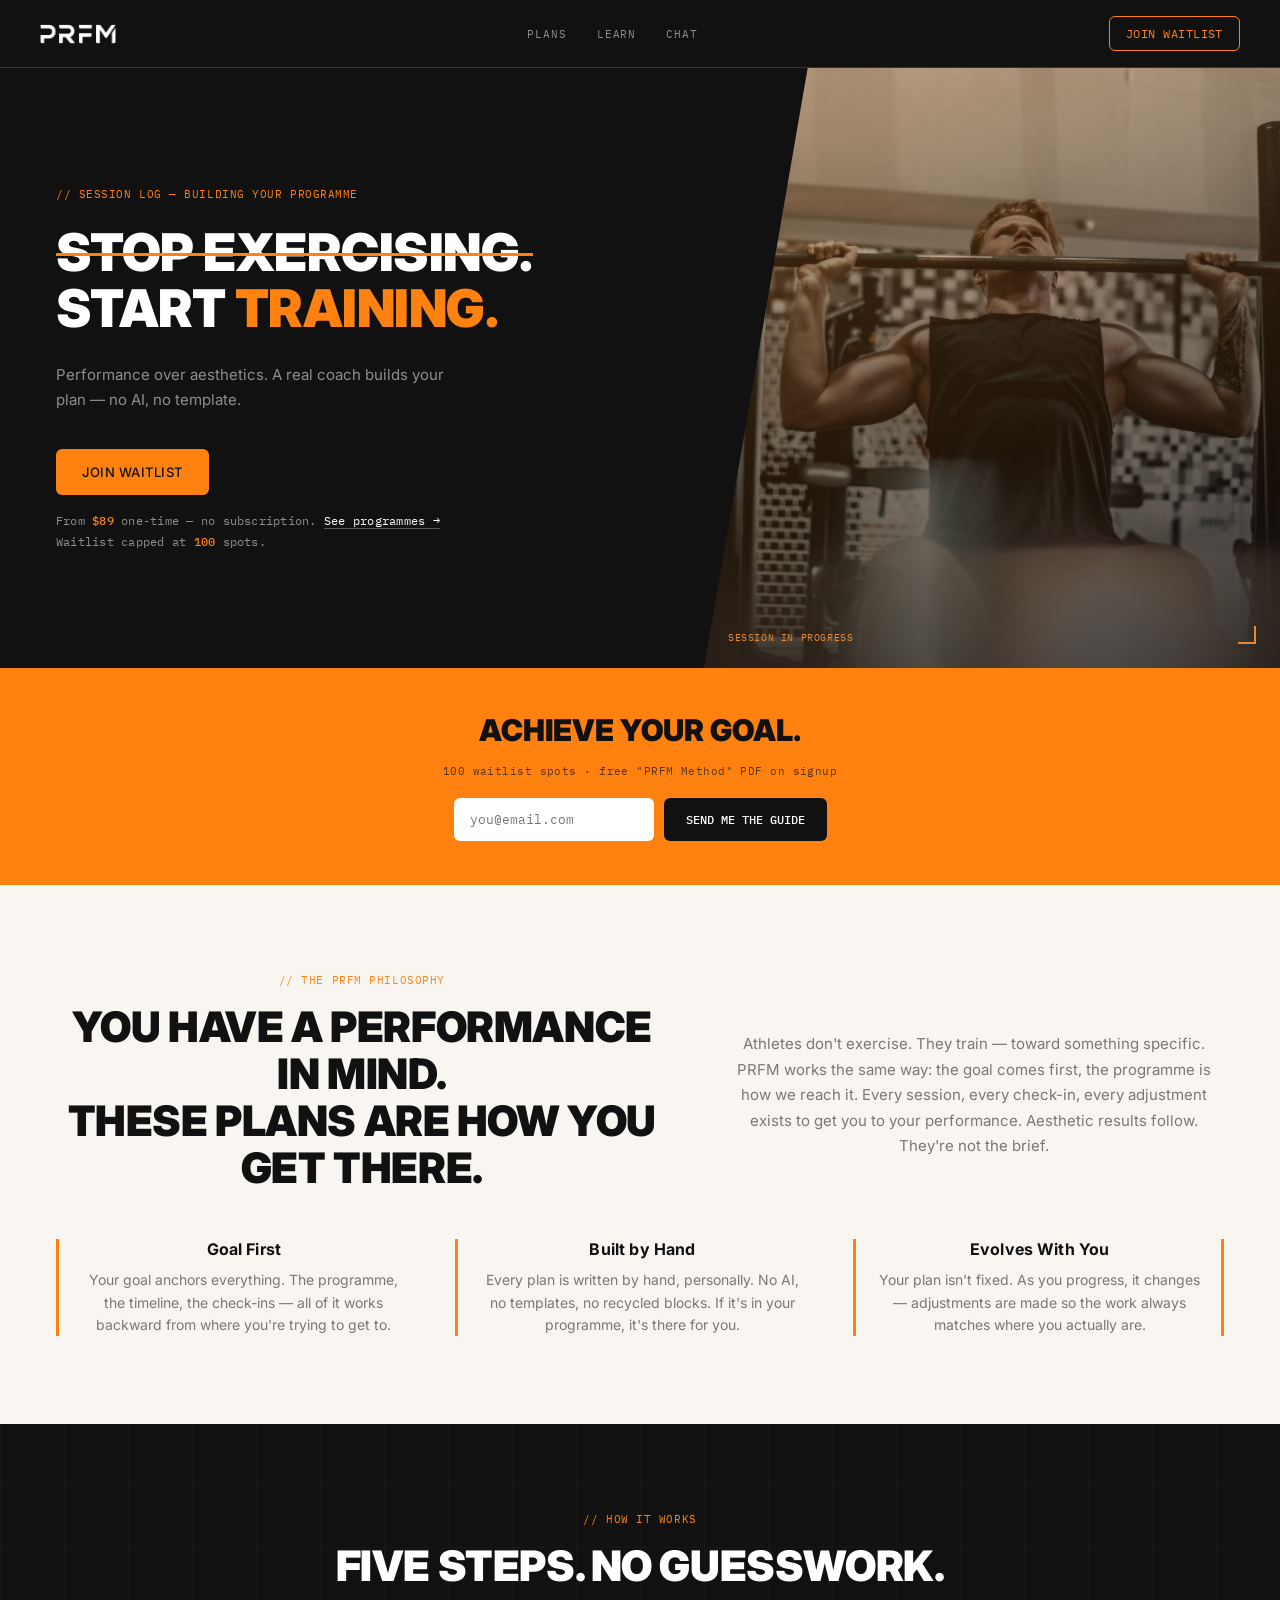
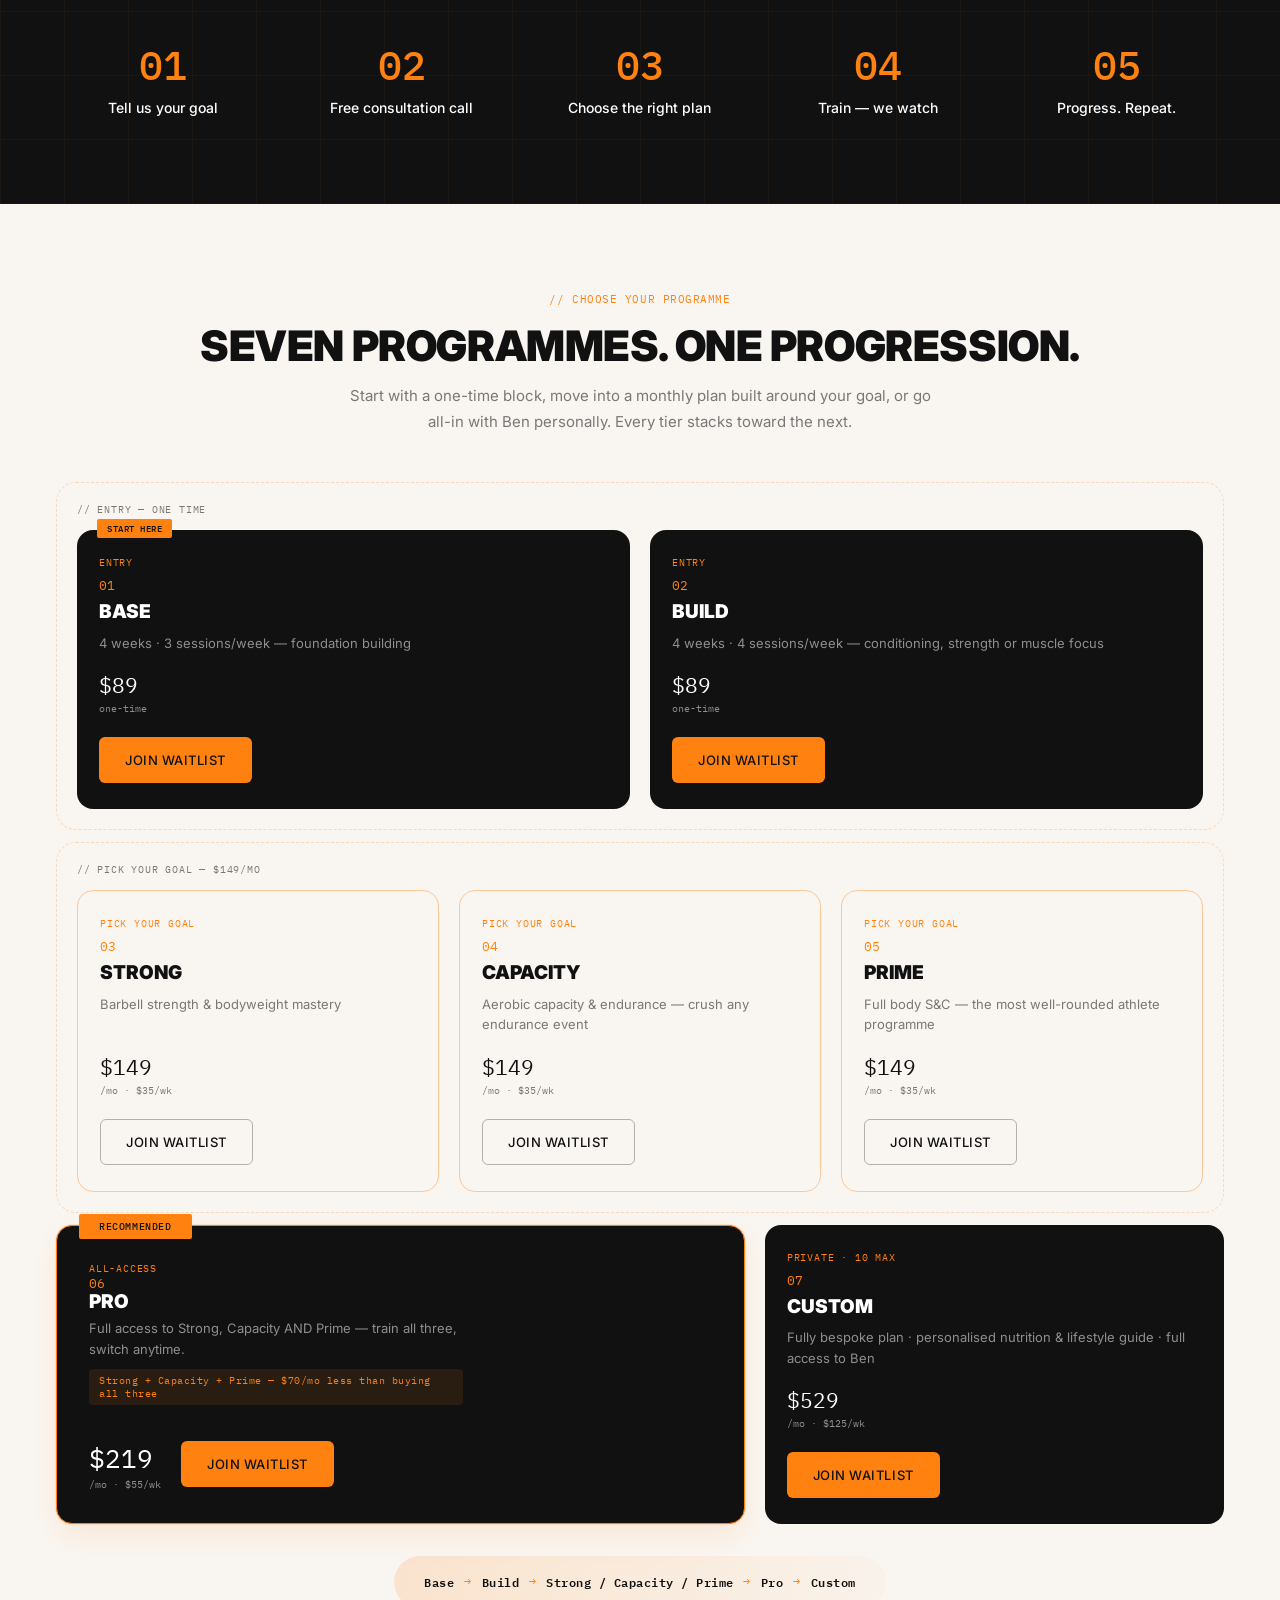
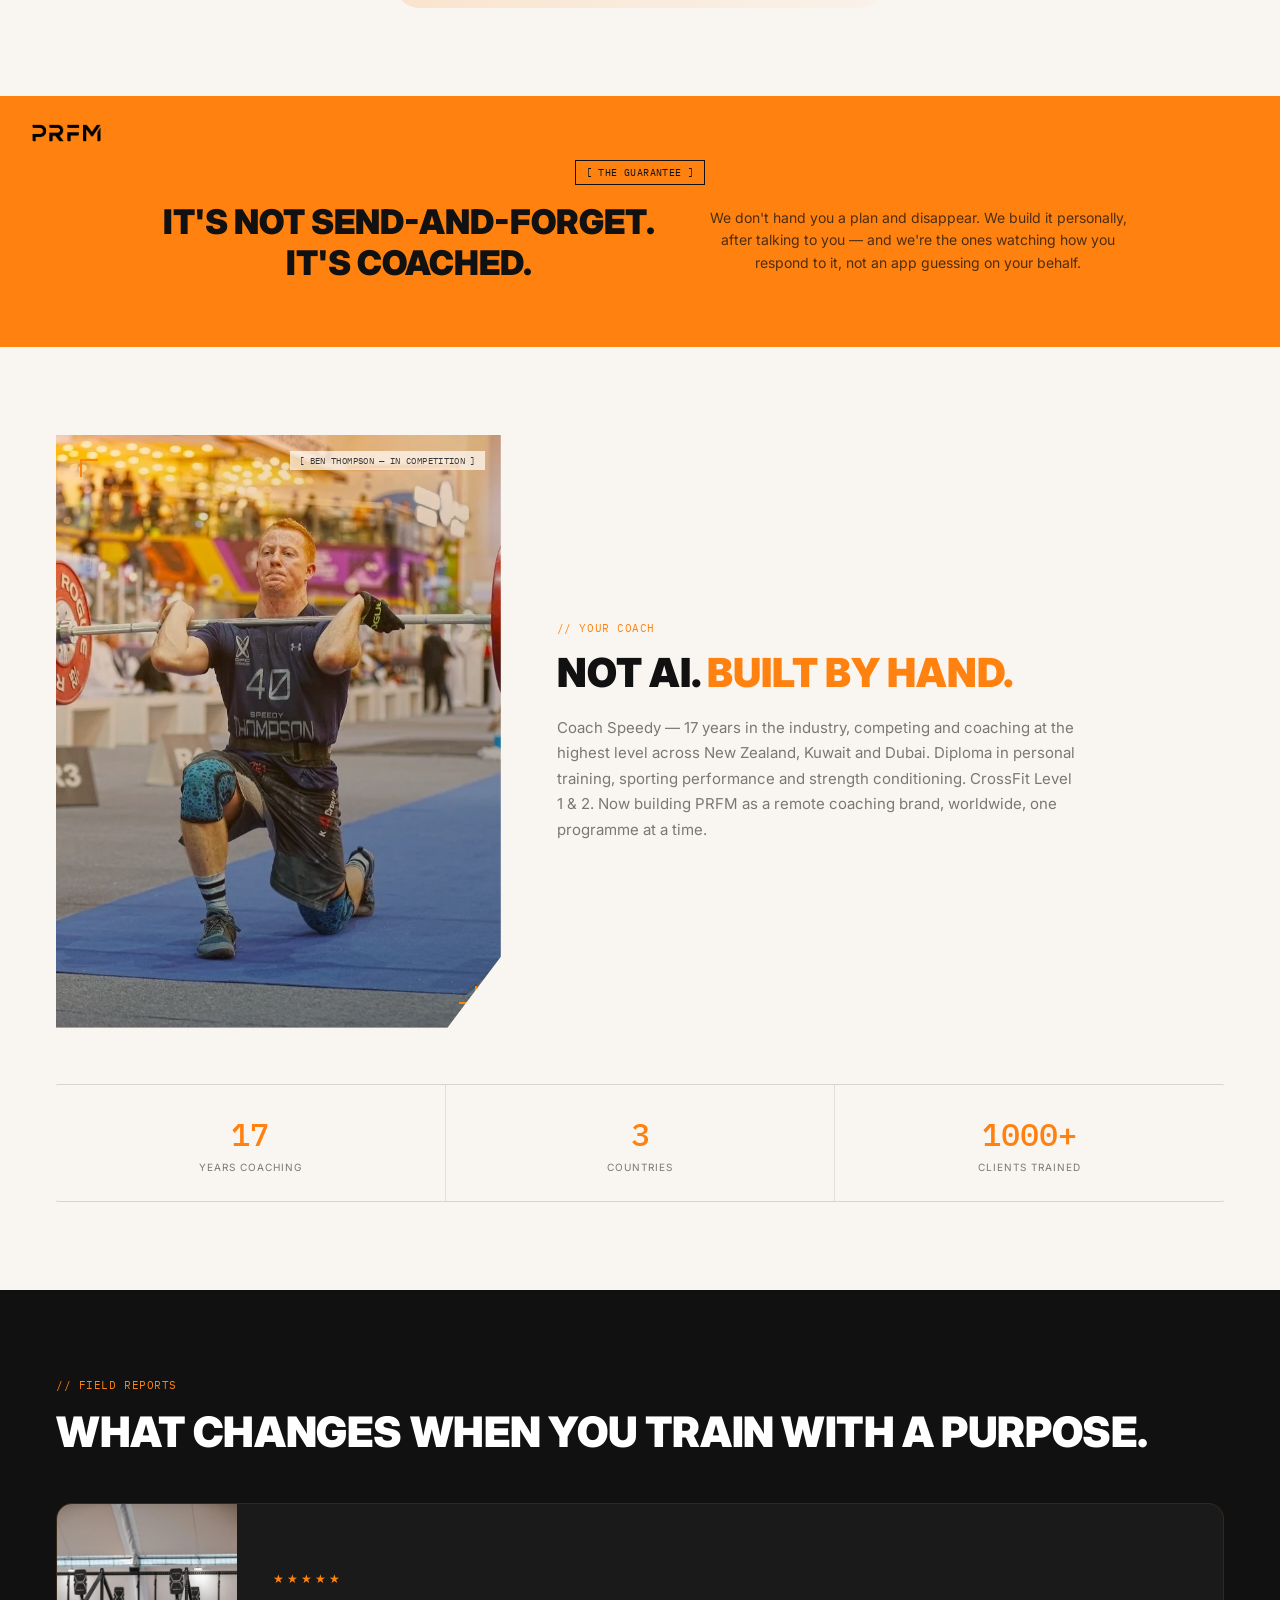
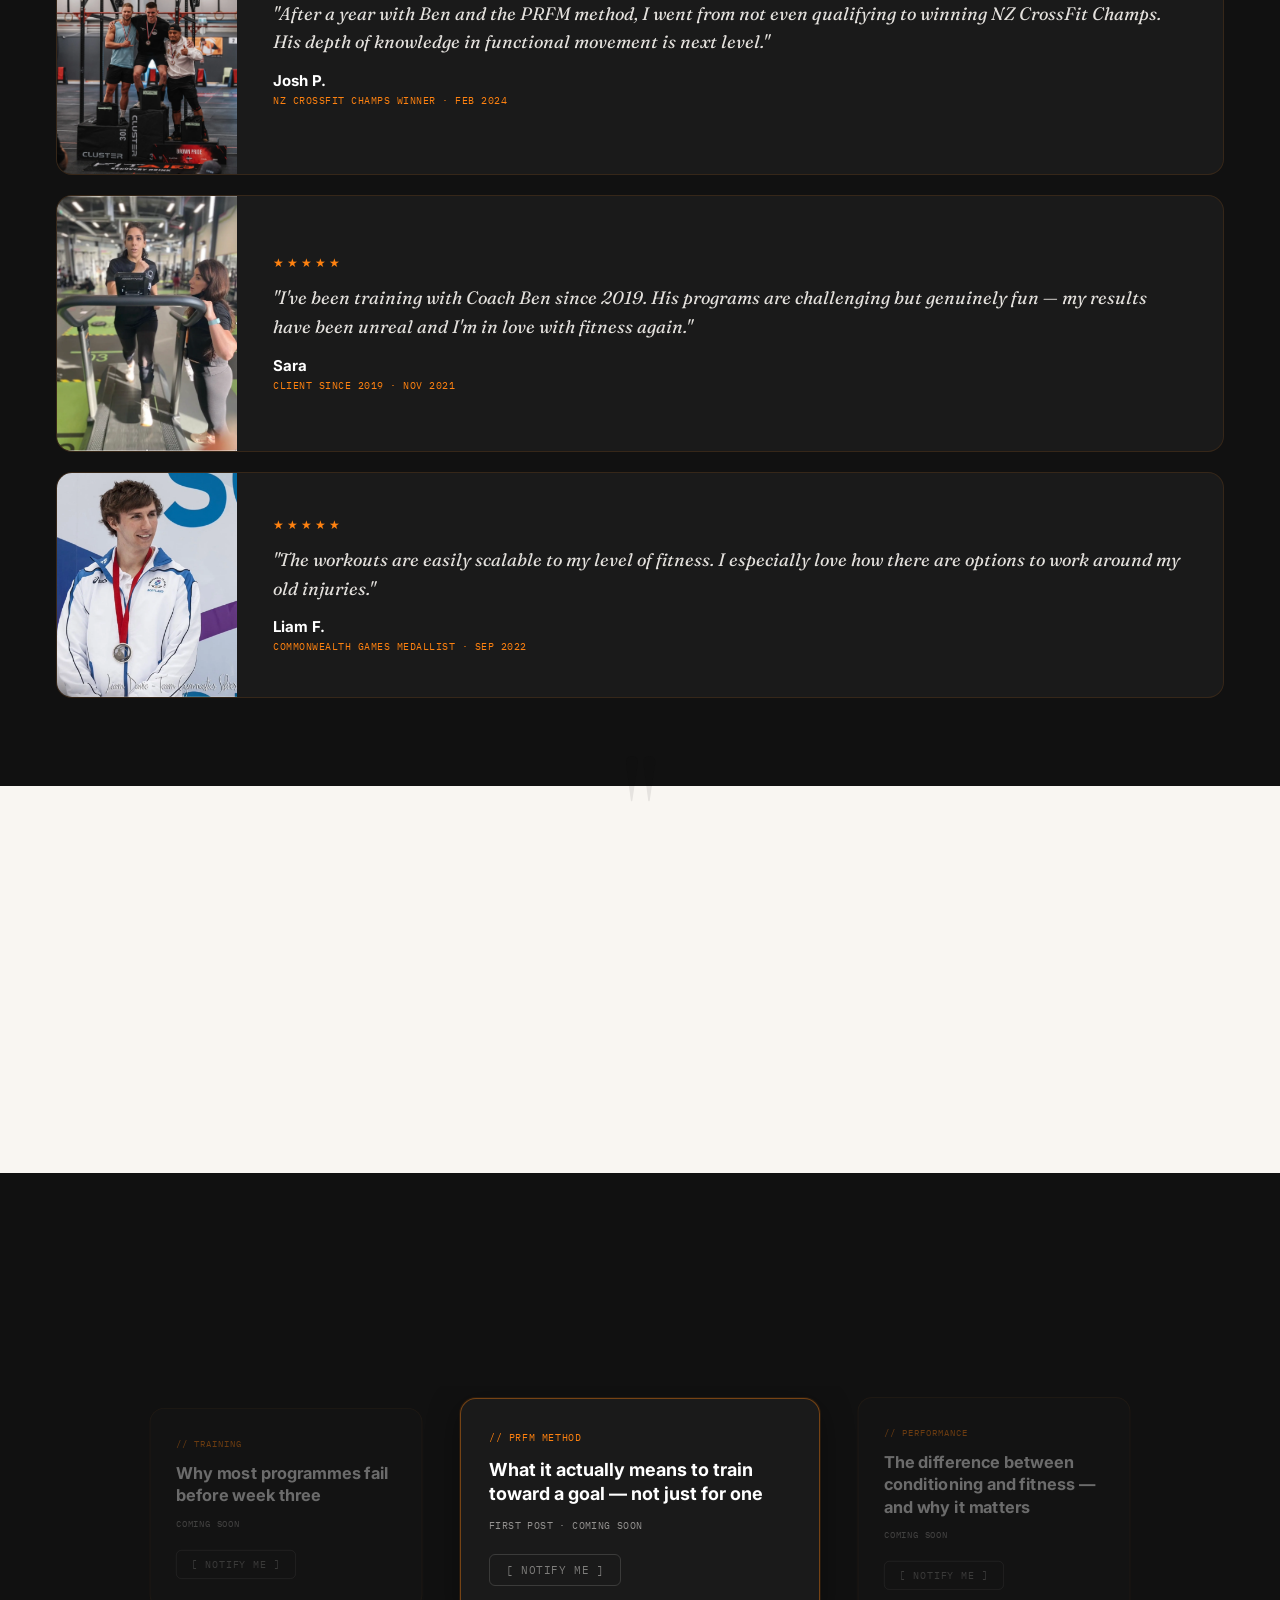
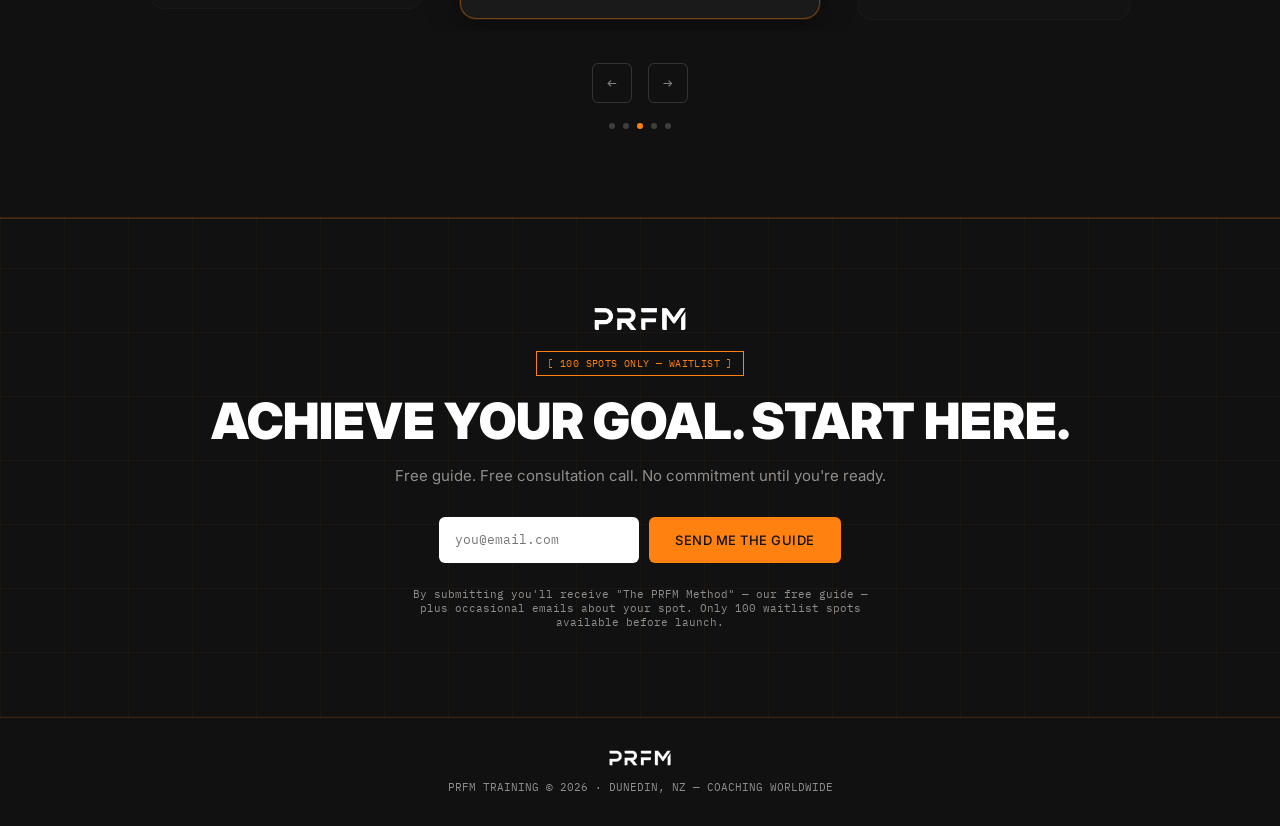
<file: index.html>
<!DOCTYPE html>
<html lang="en">
<head>
<meta charset="UTF-8">
<meta name="viewport" content="width=device-width, initial-scale=1.0">
<title>PRFM Training — Performance Console</title>
<link rel="icon" type="image/png" href="images/favicon-tile-black.png">
<link rel="apple-touch-icon" href="images/favicon-tile-black.png">
<link rel="preconnect" href="https://fonts.googleapis.com">
<link rel="preconnect" href="https://fonts.gstatic.com" crossorigin>
<link rel="stylesheet" href="style/main.css">
</head>
<body>
<!--
  ================================================================
  EDITING THIS SITE — READ THIS FIRST
  ================================================================
  This is a single self-contained HTML file. All styling lives in
  the <style> block in <head>. All content lives in the <body>,
  broken into 11 numbered sections, each marked with a comment
  like "04 PHILOSOPHY". To find something, search for its
  section number or name — content and its styling are grouped
  together and commented, so you shouldn't need to read the whole
  file to make one change.

  FILE STRUCTURE AT A GLANCE
  ----------------------------------------------------------------
  <head>
    <style>           all CSS. Organised into commented blocks,
                       each named after the section it styles
                       (e.g. /* ===== programme table ===== */),
                       in the same order as the sections below.
                       A mobile-only override block sits at the
                       very end of <style> (@media max-width:900px).
  <body>
    01 CONSOLE BAR     sticky nav, logo, "Join waitlist" nav button
    02 HERO            headline, sub-copy, hero CTA, hero photo
    03 ORANGE STRIP    email capture band under the hero
    04 PHILOSOPHY      "goal first" pillars section (cream bg)
    05 HOW IT WORKS    5-step process row
    06 PROGRAMME TABLE the 7 programmes, prices, and their CTAs
    07 GUARANTEE       orange "it's coached" band
    08 COACH BEN       bio, stats, athlete photo (NOT Ben — see
                       note in that section)
    09 TESTIMONIALS    real client quotes — see note in that section
    10 PULL QUOTE      Ben's own quote about his coaching approach
    11 FINAL CTA       closing email capture + footer
    <script>           scroll animations, count-up stats, and the
                       LAUNCH_MODE switch (see below)

  COLOUR / FONT / SPACING SYSTEM
  ----------------------------------------------------------------
  All brand colours are CSS variables defined once at the top of
  <style> inside :root{...}: --black, --cream, --white, --orange.
  Change a colour there and it updates everywhere — never hardcode
  a new hex value in a section, reuse these variables instead.
  Fonts (Inter / IBM Plex Mono / Fraunces) are loaded once via the
  @import at the very top of <style> and applied through classes
  like .mono — don't add new font-family declarations elsewhere.

  HOW TO MAKE COMMON EDITS
  ----------------------------------------------------------------
  • Change a price or programme description → section 06, find the
    programme by name (Base, Build, Strong, Capacity, Prime, Pro,
    Custom), edit the text inside <div class="card-detail"> or the
    <div class="card-price"> block. Layout updates automatically.
  • Add/remove a programme → copy one whole <div class="prog-card
    ...">...</div> block (or the .pro one, if adding another hero-style
    card) and edit its contents. Keep the dark / outline class to match
    its tier, and give it a grid-column span so row totals still add up
    to 5 — see the "06 PROGRAMME TABLE" CSS comment for the full rule.
    Update the numbered <div class="card-num">0X</div> labels afterward
    so they stay sequential.
  • Change a testimonial → section 09, each <div class="quote">
    block is one testimonial (photo placeholder / stars / quote /
    name / journey line).
  • Change the waitlist cap number → search "spots-count" — every
    instance is wrapped in <span class="spots-count">100</span> so
    you can update the number in each place it appears.
  • Change any button's pre-launch label → edit the visible text
    inside that <button> or <a> tag. Its class="waitlist-cta" and
    data-launch-text="..." attribute can stay as-is (see below).

  LAUNCH DAY — SWAPPING ALL "JOIN WAITLIST" BUTTONS
  ----------------------------------------------------------------
  Every purchase/signup button on the page (nav, hero, orange strip,
  all 7 programme rows, final CTA — 15 buttons total) already carries
  class="waitlist-cta" and a pre-written data-launch-text="..."
  attribute with its launch-day label ("START NOW" / "APPLY NOW").
  To flip ALL of them at once: open the <script> tag near the
  bottom of this file and change the line
      const LAUNCH_MODE = false;
  to
      const LAUNCH_MODE = true;
  Save the file. That's the entire launch-day step for CTA text —
  no other edits required for the buttons themselves.
  Two things this switch does NOT do, so handle separately on
  launch day:
    - The "100 SPOTS ONLY" scarcity language (search "spots-count"
      and "SPOTS ONLY") should be removed or updated once the
      waitlist mechanic is no longer live.
    - Testimonials in section 09 are real but predate the current
      7-programme structure (see the note in that section) — swap
      in new reviews under the current programme names as they
      come in.
  ================================================================
-->

<!-- 01 CONSOLE BAR -->
<!-- Sticky nav bar. .wordmark holds the logo (swaps between logo-white.png /
     logo-black.png depending on background — see CSS). The nav-links anchor
     to sections by id (#programmes, #philosophy, #contact). The rightmost
     element is the primary always-visible CTA — currently routes to #contact. -->

<div class="console-bar">
  <div class="wordmark"><img src="images/logo-white.png" alt="PRFM"></div>
  <nav class="nav-links mono">
    <a href="#programmes">Plans</a>
    <a href="#philosophy">Learn</a>
    <a href="#contact">Chat</a>
  </nav>
  <a href="#contact" class="engage waitlist-cta" data-launch-text="[ APPLY NOW ]" style="text-decoration:none; display:inline-block;">Join Waitlist</a>
</div>

<!-- 02 HERO
     Headline uses 3 separate CSS animation effects (strike-through on
     "Stop exercising", pulse-glow on "training") — these are visual
     details, not something you need to touch when editing copy. Just
     edit the text inside the <span> tags; the animations still apply. -->
<section class="hero grid-bg">
  <div class="hero-copy">
    <div class="tag">// SESSION LOG — BUILDING YOUR PROGRAMME</div>
    <h1 class="headline">
      <span class="headline-line one"><span class="strike">Stop exercising.</span></span>
      <span class="headline-line two">Start <span class="pulse-word">training.</span></span>
    </h1>
    <p class="hero-sub">Performance over aesthetics. A real coach builds your plan — no AI, no template.</p>
    <div class="cta-row">
      <button class="bracket-btn waitlist-cta" data-launch-text="[ ENGAGE: START NOW ]">Join Waitlist</button>
      <p class="hero-price">From <span class="price-orange">$89</span> one-time — no subscription. <a href="#programmes">See programmes →</a></p>
      <p class="hero-price" style="margin-top:6px;">Waitlist capped at <span class="price-orange spots-count">100</span> spots.</p>
    </div>
  </div>
  <div class="hero-visual">
    <div class="reticle tl"></div>
    <div class="reticle br"></div>
    <div class="visual-tag">SESSION IN PROGRESS</div>
  </div>
</section>

<!-- 03 ORANGE WAITLIST STRIP — email capture. This form doesn't currently
     submit anywhere (no backend wired up) — connect it to an email
     service (Mailchimp, ConvertKit, etc.) before this goes live. -->
<section class="strip">
  <h2>Achieve your goal.</h2>
  <p class="strip-sub">100 waitlist spots · free "PRFM Method" PDF on signup</p>
  <div class="strip-form">
    <input class="input" type="email" placeholder="you@email.com">
    <button class="btn-black waitlist-cta" data-launch-text="[ APPLY NOW ]">Send me the guide</button>
  </div>
</section>

<!-- 04 PHILOSOPHY -->
<section class="on-cream pad" id="philosophy">
  <div class="philosophy-header reveal-group">
    <div class="reveal" style="--i:0">
      <div class="eyebrow">// THE PRFM PHILOSOPHY</div>
      <h2 class="h2" style="margin-top:16px;">You have a performance in mind.<br>These plans are how you get there.</h2>
    </div>
    <p class="body-text philosophy-body reveal" style="--i:1">Athletes don't exercise. They train — toward something specific. PRFM works the same way: the goal comes first, the programme is how we reach it. Every session, every check-in, every adjustment exists to get you to your performance. Aesthetic results follow. They're not the brief.</p>
  </div>
  <div class="pillars reveal-group">
    <div class="pillar reveal" style="--i:0">
      <div class="pillar-title">Goal First</div>
      <p>Your goal anchors everything. The programme, the timeline, the check-ins — all of it works backward from where you're trying to get to.</p>
    </div>
    <div class="pillar reveal" style="--i:1">
      <div class="pillar-title">Built by Hand</div>
      <p>Every plan is written by hand, personally. No AI, no templates, no recycled blocks. If it's in your programme, it's there for you.</p>
    </div>
    <div class="pillar reveal" style="--i:2">
      <div class="pillar-title">Evolves With You</div>
      <p>Your plan isn't fixed. As you progress, it changes — adjustments are made so the work always matches where you actually are.</p>
    </div>
  </div>
</section>

<!-- 05 HOW IT WORKS -->
<section class="pad grid-bg" style="text-align:center;">
  <div class="eyebrow reveal">// HOW IT WORKS</div>
  <h2 class="h2 reveal" style="margin-top:16px;">Five steps. No guesswork.</h2>
  <div class="steps reveal-group">
    <div class="step reveal" style="--i:0"><div class="num">01</div><div class="lbl">Tell us your goal</div></div>
    <div class="step reveal" style="--i:1"><div class="num">02</div><div class="lbl">Free consultation call</div></div>
    <div class="step reveal" style="--i:2"><div class="num">03</div><div class="lbl">Choose the right plan</div></div>
    <div class="step reveal" style="--i:3"><div class="num">04</div><div class="lbl">Train — we watch</div></div>
    <div class="step reveal" style="--i:4"><div class="num">05</div><div class="lbl">Progress. Repeat.</div></div>
  </div>
</section>

<!-- 06 PROGRAMME TABLE — see the detailed CSS comment for this section
     (search "06 PROGRAMME TABLE" in <style>) for the full explanation of
     the card-grid layout (row 1: five equal tiers · row 2: Pro + Custom)
     before editing. -->
<section class="on-cream pad" id="programmes">
  <div class="eyebrow reveal" style="text-align:center;">// CHOOSE YOUR PROGRAMME</div>
  <h2 class="h2 reveal" style="margin-top:16px; text-align:center;">Seven programmes. One progression.</h2>
  <p class="body-text reveal" style="max-width:600px; margin:14px auto 0; text-align:center; color:var(--gray-on-cream);">Start with a one-time block, move into a monthly plan built around your goal, or go all-in with Ben personally. Every tier stacks toward the next.</p>

  <div class="prog-tiers reveal-group">

    <!-- TIER 1: Entry — dashed border enclosure, 2-column grid -->
    <div class="prog-tier-group reveal" style="--i:0">
      <span class="prog-tier-label">// ENTRY — ONE TIME</span>
      <div class="tier-entry-grid">
        <div class="prog-card dark">
          <div class="card-ribbon">START HERE</div>
          <div class="card-kicker">ENTRY</div>
          <div class="card-num">01</div>
          <div class="card-name">Base</div>
          <div class="card-detail">4 weeks · 3 sessions/week — foundation building</div>
          <div class="card-price">$89<span class="price-week">one-time</span></div>
          <button class="bracket-btn waitlist-cta" data-launch-text="[ START NOW ]">Join Waitlist</button>
        </div>
        <div class="prog-card dark">
          <div class="card-kicker">ENTRY</div>
          <div class="card-num">02</div>
          <div class="card-name">Build</div>
          <div class="card-detail">4 weeks · 4 sessions/week — conditioning, strength or muscle focus</div>
          <div class="card-price">$89<span class="price-week">one-time</span></div>
          <button class="bracket-btn waitlist-cta" data-launch-text="[ START NOW ]">Join Waitlist</button>
        </div>
      </div>
    </div>

    <!-- TIER 2: Pick your goal — dashed border enclosure, 3-column grid -->
    <div class="prog-tier-group reveal" style="--i:1">
      <span class="prog-tier-label">// PICK YOUR GOAL — $149/MO</span>
      <div class="tier-goals-grid">
        <div class="prog-card outline">
          <div class="card-kicker">PICK YOUR GOAL</div>
          <div class="card-num">03</div>
          <div class="card-name">Strong</div>
          <div class="card-detail">Barbell strength &amp; bodyweight mastery</div>
          <div class="card-price">$149<span class="price-week">/mo · $35/wk</span></div>
          <button class="ghost-btn waitlist-cta" data-launch-text="[ APPLY NOW ]">Join Waitlist</button>
        </div>
        <div class="prog-card outline">
          <div class="card-kicker">PICK YOUR GOAL</div>
          <div class="card-num">04</div>
          <div class="card-name">Capacity</div>
          <div class="card-detail">Aerobic capacity &amp; endurance — crush any endurance event</div>
          <div class="card-price">$149<span class="price-week">/mo · $35/wk</span></div>
          <button class="ghost-btn waitlist-cta" data-launch-text="[ APPLY NOW ]">Join Waitlist</button>
        </div>
        <div class="prog-card outline">
          <div class="card-kicker">PICK YOUR GOAL</div>
          <div class="card-num">05</div>
          <div class="card-name">Prime</div>
          <div class="card-detail">Full body S&amp;C — the most well-rounded athlete programme</div>
          <div class="card-price">$149<span class="price-week">/mo · $35/wk</span></div>
          <button class="ghost-btn waitlist-cta" data-launch-text="[ APPLY NOW ]">Join Waitlist</button>
        </div>
      </div>
    </div>

    <!-- TIER 3: All-access + Private — no dashed wrapper; Pro's solid border is the signal -->
    <div class="prog-tier-group tier-access reveal" style="--i:2">
      <div class="tier-access-grid">
        <div class="prog-card pro">
          <div class="card-ribbon wide">RECOMMENDED</div>
          <div class="pro-copy">
            <div class="card-kicker">ALL-ACCESS</div>
            <div class="card-num">06</div>
            <div class="card-name">Pro</div>
            <div class="card-detail">Full access to Strong, Capacity AND Prime — train all three, switch anytime.</div>
            <div class="pro-value">Strong + Capacity + Prime — $70/mo less than buying all three</div>
          </div>
          <div class="pro-order">
            <div class="card-price">$219<span class="price-week">/mo · $55/wk</span></div>
            <button class="bracket-btn waitlist-cta" data-launch-text="[ APPLY NOW ]">Join Waitlist</button>
          </div>
        </div>
        <div class="prog-card dark">
          <div class="card-kicker">PRIVATE · 10 MAX</div>
          <div class="card-num">07</div>
          <div class="card-name">Custom</div>
          <div class="card-detail">Fully bespoke plan · personalised nutrition &amp; lifestyle guide · full access to Ben</div>
          <div class="card-price">$529<span class="price-week">/mo · $125/wk</span></div>
          <button class="bracket-btn waitlist-cta" data-launch-text="[ APPLY NOW ]">Join Waitlist</button>
        </div>
      </div>
    </div>

  </div>

  <div class="progress-path reveal">
    <span class="node">Base</span>
    <span class="arrow">→</span>
    <span class="node">Build</span>
    <span class="arrow">→</span>
    <span class="node">Strong / Capacity / Prime</span>
    <span class="arrow">→</span>
    <span class="node">Pro</span>
    <span class="arrow">→</span>
    <span class="node">Custom</span>
  </div>
</section>

<!-- 07 GUARANTEE — logo is a corner badge (out of the reading flow); "[ THE GUARANTEE ]"
     spans centered above both columns as a section-wide label (not tucked inside the left
     column); headline and subtext sit side by side, top-aligned with the subtext nudged
     down slightly so it reads as a subtitle under the headline rather than level with it.
     This is a modifier (.guarantee) layered on top of the shared .strip class, so section
     03's orange waitlist strip is untouched. -->
<section class="strip guarantee">
  <img src="images/logo-black.png" alt="PRFM" class="guarantee-mark">
  <span class="tag-pill" style="color:var(--black); border-color:var(--black);">[ THE GUARANTEE ]</span>
  <div class="guarantee-header">
    <h2 style="font-weight:900; font-size:clamp(22px,3vw,34px); text-transform:uppercase;">It's not send-and-forget. It's coached.</h2>
    <p class="guarantee-sub">We don't hand you a plan and disappear. We build it personally, after talking to you — and we're the ones watching how you respond to it, not an app guessing on your behalf.</p>
  </div>
</section>

<!-- 08 COACH BEN — now uses a real photo of Ben competing (Ben_-_Lunge_event_DCF__7_.png).
     The three stat numbers below start at "0" in the HTML on purpose — a script at the bottom
     of the file counts them up to the number in data-target="N" when they scroll into view.
     To change a stat's final value, edit data-target, not the "0" between the tags. Add a
     data-suffix="..." attribute (e.g. "+") if the final number should show a suffix once
     counting finishes, as the "Clients trained" stat does. -->
<section class="on-cream pad">
  <div class="ben-grid">
    <div class="ben-photo reveal">
      <div class="reticle tl"></div>
      <div class="reticle br"></div>
      <div class="photo-label on-light">[ BEN THOMPSON — IN COMPETITION ]</div>
    </div>
    <div class="reveal">
      <div class="eyebrow">// YOUR COACH</div>
      <h2 class="ben-headline">Not AI. <span style="color:var(--orange);">Built by hand.</span></h2>
      <p class="ben-bio">Coach Speedy — 17 years in the industry, competing and coaching at the highest level across New Zealand, Kuwait and Dubai. Diploma in personal training, sporting performance and strength conditioning. CrossFit Level 1 & 2. Now building PRFM as a remote coaching brand, worldwide, one programme at a time.</p>
    </div>
  </div>
  <div class="stat-row on-cream reveal" style="margin-top:56px; border-radius:2px;">
    <div class="stat"><div class="num" data-target="17">0</div><div class="lbl">Years coaching</div></div>
    <div class="stat"><div class="num" data-target="3">0</div><div class="lbl">Countries</div></div>
    <div class="stat"><div class="num" data-target="1000" data-suffix="+">0</div><div class="lbl">Clients trained</div></div>
  </div>
</section>

<!-- 09 TESTIMONIALS / FIELD REPORTS -->
<section class="pad">
  <div class="eyebrow reveal">// FIELD REPORTS</div>
  <h2 class="h2 reveal" style="margin-top:16px;">What changes when you train with a purpose.</h2>
  <div class="quotes reveal-group">

    <div class="quote reveal" style="--i:0">
      <div class="quote-card">
        <div class="quote-photo"><img src="images/testimonial-josh.png" alt="Josh P."></div>
        <div class="quote-content">
          <div class="stars">★★★★★</div>
          <blockquote>"After a year with Ben and the PRFM method, I went from not even qualifying to winning NZ CrossFit Champs. His depth of knowledge in functional movement is next level."</blockquote>
          <div class="quote-meta">
            <div class="name">Josh P.</div>
            <div class="journey">NZ CROSSFIT CHAMPS WINNER · FEB 2024</div>
          </div>
        </div>
      </div>
    </div>

    <div class="quote reveal" style="--i:1">
      <div class="quote-card">
        <div class="quote-photo"><img src="images/testimonial-sara.png" alt="Sara"></div>
        <div class="quote-content">
          <div class="stars">★★★★★</div>
          <blockquote>"I've been training with Coach Ben since 2019. His programs are challenging but genuinely fun — my results have been unreal and I'm in love with fitness again."</blockquote>
          <div class="quote-meta">
            <div class="name">Sara</div>
            <div class="journey">CLIENT SINCE 2019 · NOV 2021</div>
          </div>
        </div>
      </div>
    </div>

    <div class="quote reveal" style="--i:2">
      <div class="quote-card">
        <div class="quote-photo"><img src="images/testimonial-liam.png" alt="Liam F."></div>
        <div class="quote-content">
          <div class="stars">★★★★★</div>
          <blockquote>"The workouts are easily scalable to my level of fitness. I especially love how there are options to work around my old injuries."</blockquote>
          <div class="quote-meta">
            <div class="name">Liam F.</div>
            <div class="journey">COMMONWEALTH GAMES MEDALLIST · SEP 2022</div>
          </div>
        </div>
      </div>
    </div>

  </div>
</section>

<!-- 10 PULL QUOTE -->
<section class="on-cream pad pullquote">
  <div class="qmark">"</div>
  <blockquote class="reveal">This isn't a cookie-cutter plan. It's tailored, strategic, and backed by experience. Your coach will guide you every step of the way, help you break through plateaus, and hold you accountable when motivation dips.</blockquote>
  <div class="attr reveal">BEN THOMPSON — FOUNDER, PRFM</div>
</section>

<!-- BLOG SECTION — soft carousel. Center card is active/featured, adjacent cards are visible but faded.
     Arrow buttons and dot indicators let visitors step through. Drag/swipe also works on touch.
     To add a real post: add a new .blog-card div to #blog-track. The JS handles the rest.
     To remove "coming soon": delete the .blog-soon span and update .blog-meta to a real date. -->
<section class="blog-section">
  <div class="eyebrow reveal" style="text-align:center;">// THE PRFM METHOD — BLOG</div>
  <h2 class="h2 reveal" style="margin-top:16px; text-align:center;">Training intelligence. Coming soon.</h2>
  <div class="blog-track-wrap reveal" id="blog-wrap">
    <div class="blog-track" id="blog-track">
      <div class="blog-card">
        <div class="blog-tag">// MINDSET</div>
        <div class="blog-title">Why athletes think differently about rest days</div>
        <div class="blog-meta">COMING SOON</div>
        <span class="blog-soon">[ NOTIFY ME ]</span>
      </div>
      <div class="blog-card">
        <div class="blog-tag">// TRAINING</div>
        <div class="blog-title">Why most programmes fail before week three</div>
        <div class="blog-meta">COMING SOON</div>
        <span class="blog-soon">[ NOTIFY ME ]</span>
      </div>
      <div class="blog-card">
        <div class="blog-tag">// PRFM METHOD</div>
        <div class="blog-title">What it actually means to train toward a goal — not just for one</div>
        <div class="blog-meta">FIRST POST · COMING SOON</div>
        <span class="blog-soon">[ NOTIFY ME ]</span>
      </div>
      <div class="blog-card">
        <div class="blog-tag">// PERFORMANCE</div>
        <div class="blog-title">The difference between conditioning and fitness — and why it matters</div>
        <div class="blog-meta">COMING SOON</div>
        <span class="blog-soon">[ NOTIFY ME ]</span>
      </div>
      <div class="blog-card">
        <div class="blog-tag">// COACHING</div>
        <div class="blog-title">What a good coach actually does between sessions</div>
        <div class="blog-meta">COMING SOON</div>
        <span class="blog-soon">[ NOTIFY ME ]</span>
      </div>
    </div>
  </div>
  <div class="blog-nav">
    <button id="blog-prev" aria-label="Previous post">&#8592;</button>
    <button id="blog-next" aria-label="Next post">&#8594;</button>
  </div>
  <div class="blog-dots" id="blog-dots"></div>
</section>

<!-- 11 FINAL CTA — same as the section 03 form, this email input doesn't
     submit anywhere yet (no backend connected). Wire both up to the same
     email service before launch. -->
<section class="pad grid-bg" id="contact" style="text-align:center; display:flex; flex-direction:column; align-items:center;">
  <img src="images/logo-white.png" alt="PRFM" class="final-mark reveal" style="margin:0 auto 20px;">
  <!-- MANUAL UPDATE: edit the number in .spots-count as waitlist fills. Currently a static placeholder. -->
  <span class="tag-pill reveal" style="color:var(--orange); border-color:var(--orange);">[ <span class="spots-count">100</span> SPOTS ONLY — WAITLIST ]</span>
  <h2 class="final-headline reveal">Achieve your goal. Start here.</h2>
  <p class="final-sub reveal" style="margin-left:auto; margin-right:auto;">Free guide. Free consultation call. No commitment until you're ready.</p>
  <div class="final-form reveal">
    <input class="input" type="email" placeholder="you@email.com">
    <button class="bracket-btn waitlist-cta" data-launch-text="[ APPLY NOW ]">Send me the guide</button>
  </div>
  <p class="fine-print" style="margin-left:auto; margin-right:auto;">By submitting you'll receive "The PRFM Method" — our free guide — plus occasional emails about your spot. Only <span class="spots-count">100</span> waitlist spots available before launch.</p>
</section>

<footer>
  <div class="wordmark"><img src="images/logo-white.png" alt="PRFM"></div>
  PRFM TRAINING © 2026 · DUNEDIN, NZ — COACHING WORLDWIDE
</footer>

<script src="style/main.js"></script>
</body>
</html>
</file>
<file: style/main.css>
@import url('https://fonts.googleapis.com/css2?family=Inter:wght@400;500;600;900&family=IBM+Plex+Mono:wght@400;500&family=Fraunces:ital,wght@1,400;1,500&display=swap');
  :root{
    --black:#111111;
    --cream:#F9F6F2;
    --white:#FFFFFF;
    --orange:#FF8210;
    --gray-on-black: rgba(249,246,242,0.55);
    --gray-on-cream: rgba(17,17,17,0.55);
  }
  *{box-sizing:border-box; margin:0; padding:0;}
  body{font-family:'Inter',sans-serif; background:var(--black); color:var(--white); overflow-x:hidden;}
  .mono{font-family:'IBM Plex Mono',monospace;}
  a{color:inherit;}

  /* =====================================================================
     SHARED / GLOBAL — utility classes used across multiple sections.
     .pad = standard section padding. .eyebrow = small orange label text
     (e.g. "// THE PRFM PHILOSOPHY"). .reveal / .reveal-group = scroll-in
     fade animation, applied via JS at the bottom of the file — don't
     remove the "reveal" class or elements won't appear on scroll.
     .bracket-btn / .ghost-btn = the two button styles used everywhere
     (solid orange vs outlined). Edit here to restyle ALL buttons at once.
     ===================================================================== */
  .pad{padding:88px 56px;}
  .eyebrow{font-family:'IBM Plex Mono',monospace; font-size:11px; letter-spacing:0.05em; color:var(--orange);}
  .reveal{opacity:0; transform:translateY(16px); transition:opacity .6s cubic-bezier(.2,.8,.2,1), transform .6s cubic-bezier(.2,.8,.2,1);}
  .reveal.in-view{opacity:1; transform:translateY(0);}
  .reveal-group > *{transition-delay:calc(var(--i, 0) * 0.08s);}
  .h2{font-weight:900; font-size:clamp(26px,3.4vw,42px); line-height:1.12; letter-spacing:-0.01em; text-transform:uppercase;}
  .body-text{font-size:15px; line-height:1.7;}
  .grid-bg{
    background-image:
      repeating-linear-gradient(0deg, rgba(255,130,16,0.045) 0px, rgba(255,130,16,0.045) 1px, transparent 1px, transparent 64px),
      repeating-linear-gradient(90deg, rgba(255,130,16,0.045) 0px, rgba(255,130,16,0.045) 1px, transparent 1px, transparent 64px);
  }
  .bracket-btn{background:var(--orange); color:var(--black); border:none; font-family:'Inter',sans-serif; font-weight:500; font-size:13px; letter-spacing:0.04em; padding:15px 26px; cursor:pointer; transition:filter .15s; border-radius:6px;}
  .bracket-btn:hover{filter:brightness(1.08);}
  .bracket-btn:active{transform:scale(0.96);}
  /* LAUNCH-DAY SWAP: every purchase/signup CTA carries class="waitlist-cta" and data-launch-text.
     To flip every one of these buttons to its launch-day text in one move, see LAUNCH_MODE
     near the top of the <script> tag at the bottom of this file — change false to true.
     Same class is used here to capitalise every one of these CTAs in one place — pre-launch
     and launch-day text both render uppercase without touching the markup in 15 places. */
  .waitlist-cta{text-transform:uppercase;}
  .ghost-btn{background:transparent; color:var(--black); border:1px solid rgba(17,17,17,0.3); font-family:'Inter',sans-serif; font-weight:500; font-size:13px; letter-spacing:0.04em; padding:14px 25px; cursor:pointer; border-radius:6px;}
  .ghost-btn:hover{background:rgba(17,17,17,0.05);}
  .input{padding:13px 16px; border:none; font-family:'IBM Plex Mono',monospace; font-size:13px; min-width:200px; outline:none; border-radius:6px;}
  .tag-pill{display:inline-block; font-family:'IBM Plex Mono',monospace; font-size:10px; letter-spacing:0.04em; padding:5px 10px; border:1px solid currentColor;}

  /* =====================================================================
     01 CONSOLE BAR — styles the sticky top nav (matches HTML section 01).
     .wordmark sizes the logo image. .engage is the always-visible CTA
     button on the right side of the nav.
     ===================================================================== */
  html{scroll-behavior:smooth;}
  .console-bar{position:sticky; top:0; z-index:50; display:flex; align-items:center; justify-content:space-between; padding:16px 40px; background:var(--black); border-bottom:1px solid rgba(255,130,16,0.25);}
  .wordmark{font-weight:900; font-size:17px; letter-spacing:-0.02em;}
  .wordmark img{height:20px; display:block;}
  footer .wordmark img{height:16px; margin:0 auto 14px;}
  .nav-links{display:flex; align-items:center; gap:30px; font-size:11px; letter-spacing:0.08em; text-transform:uppercase; color:var(--gray-on-black);}
  .nav-links a{text-decoration:none; color:inherit; transition:color .15s;}
  .nav-links a:hover{color:var(--orange);}
  .engage{background:transparent; border:1px solid var(--orange); color:var(--orange); font-family:'IBM Plex Mono',monospace; font-size:12px; letter-spacing:0.04em; padding:9px 16px; cursor:pointer; transition:background 0.15s,color 0.15s; border-radius:6px;}
  .engage:hover{background:var(--orange); color:var(--black);}
  .engage:active{transform:scale(0.96);}

  /* =====================================================================
     02 HERO — matches HTML section 02. .hero is the 2-column grid (copy
     left, photo right — stacks to 1 column on mobile, see @media block).
     .hero-visual's background-image holds the hero photo (hero-athlete.jpg)
     with an orange gradient overlay baked into the same CSS property —
     to swap the photo, only change the url('...') part, keep the
     linear-gradient(...) in front of it or the orange treatment is lost.
     Several elements here animate in on page load (not on scroll) via
     @keyframes fadein/strikeline/pulseglow — these fire once, automatically,
     no JS needed.
     ===================================================================== */
  .hero{position:relative; min-height:600px; display:grid; grid-template-columns:1.1fr 0.9fr; overflow:hidden; background:var(--black);}
  .hero-copy{padding:80px 56px; display:flex; flex-direction:column; justify-content:center; z-index:2;}
  .tag{font-family:'IBM Plex Mono',monospace; font-size:11px; color:var(--orange); letter-spacing:0.05em; margin-bottom:24px; opacity:0; animation:fadein 0.5s ease-out 0.1s forwards;}
  @keyframes fadein{ to{opacity:1;} }
  .headline{font-weight:900; font-size:clamp(32px,4.6vw,52px); line-height:1.08; letter-spacing:-0.01em; text-transform:uppercase;}
  .strike{position:relative; display:inline-block;}
  .strike::after{content:''; position:absolute; left:0; top:50%; width:0; height:3px; background:var(--orange); animation:strikeline 0.5s ease-out 0.5s forwards;}
  @keyframes strikeline{ to{width:100%;} }
  .pulse-word{color:var(--orange); display:inline-block; animation:pulseglow 1.1s ease-out 1.05s 1;}
  @keyframes pulseglow{ 0%{text-shadow:0 0 0 rgba(255,130,16,0);} 40%{text-shadow:0 0 18px rgba(255,130,16,0.7);} 100%{text-shadow:0 0 0 rgba(255,130,16,0);} }
  .headline-line{display:block; opacity:0; animation:fadein 0.5s ease-out 0.25s forwards;}
  .headline-line.two{animation-delay:0.55s;}
  .hero-sub{color:var(--gray-on-black); font-size:15px; line-height:1.65; max-width:420px; margin-top:26px; opacity:0; animation:fadein 0.5s ease-out 1.3s forwards;}
  .cta-row{margin-top:36px; opacity:0; animation:fadein 0.5s ease-out 1.5s forwards;}
  .hero .bracket-btn{padding:15px 26px; animation:ring 3s ease-in-out 2s infinite;}
  @keyframes ring{ 0%,100%{box-shadow:0 0 0 0 rgba(255,130,16,0);} 50%{box-shadow:0 0 0 8px rgba(255,130,16,0.18);} }
  .hero-price{margin-top:18px; font-family:'IBM Plex Mono',monospace; font-size:12px; color:var(--gray-on-black); letter-spacing:0.02em;}
  .hero-price .price-orange{color:var(--orange); font-weight:500;}
  .hero-price a{color:var(--white); text-decoration:underline; text-underline-offset:3px; text-decoration-color:rgba(255,255,255,0.3); transition:text-decoration-color .15s, color .15s;}
  .hero-price a:hover{color:var(--orange); text-decoration-color:var(--orange);}
  .hero-visual{position:relative;
    background-image:linear-gradient(160deg, rgba(255,130,16,0.34), rgba(17,17,17,0.8)), url('../images/hero-athlete.jpg');
    background-size:cover; background-position:center 30%;
    filter:grayscale(0.35) contrast(1.1);
    clip-path:polygon(18% 0, 100% 0, 100% 100%, 0 100%);
  }
  .photo-label{position:absolute; top:16px; right:16px; font-family:'IBM Plex Mono',monospace; font-size:9px; letter-spacing:0.04em; color:rgba(249,246,242,0.85); background:rgba(17,17,17,0.55); padding:4px 9px;}
  .photo-label.on-light{color:rgba(17,17,17,0.8); background:rgba(249,246,242,0.7);}
  .reticle{position:absolute; width:18px; height:18px; border-color:var(--orange); border-style:solid; border-width:0;}
  .reticle.tl{top:24px; left:24px; border-top-width:2px; border-left-width:2px;}
  .reticle.br{bottom:24px; right:24px; border-bottom-width:2px; border-right-width:2px;}
  .visual-tag{position:absolute; left:24px; bottom:24px; font-family:'IBM Plex Mono',monospace; font-size:10px; color:var(--orange); letter-spacing:0.06em;}

  /* =====================================================================
     STAT ROW — reused component, appears in HTML section 08 (Coach Ben)
     for the "17 years / 3 countries / 1000+ clients" count-up numbers. .on-cream
     variant is for use on cream backgrounds. The actual counting-up
     animation is JS, driven by the data-target="N" attribute on each
     number — see the "count-up stats" script at the bottom of the file.
     ===================================================================== */
  .stat-row{display:flex; border-top:1px solid rgba(255,130,16,0.25); border-bottom:1px solid rgba(255,130,16,0.25);}
  .stat-row.on-cream{border-color:rgba(17,17,17,0.15);}
  .stat{flex:1; padding:28px 40px; text-align:center; border-right:1px solid rgba(255,130,16,0.15);}
  .stat-row.on-cream .stat{border-right-color:rgba(17,17,17,0.1);}
  .stat:last-child{border-right:none;}
  .stat .num{font-family:'IBM Plex Mono',monospace; font-size:32px; font-weight:500; color:var(--orange);}
  .stat .lbl{font-size:10px; letter-spacing:0.1em; text-transform:uppercase; color:var(--gray-on-black); margin-top:6px;}
  .stat-row.on-cream .lbl{color:var(--gray-on-cream);}

  /* =====================================================================
     03 ORANGE WAITLIST STRIP — matches HTML section 03. Also reused
     (with inline style overrides) for HTML section 07 GUARANTEE, which
     is the same .strip class stacked into a column instead of a row.
     ===================================================================== */
  .strip{background:var(--orange); color:var(--black); padding:44px 56px; display:flex; flex-direction:column; align-items:center; text-align:center; gap:16px;}
  .strip h2{font-weight:900; font-size:clamp(21px,2.8vw,30px); text-transform:uppercase; max-width:520px;}
  .strip-sub{font-size:11px; letter-spacing:0.04em; color:rgba(17,17,17,0.7); font-family:'IBM Plex Mono',monospace; margin-top:0;}
  .strip-form{display:flex; gap:10px; flex-wrap:wrap; justify-content:center; margin-top:4px;}
  .strip .input{background:var(--white);}
  .strip-mark{height:20px; display:block; margin-bottom:0;}

  /* 07 GUARANTEE modifier — logo becomes a corner badge, headline/subtext go side by side.
     align-items:start (not center) is deliberate: centering by row-height was pulling the
     subtext ABOVE the headline's visual top whenever the two blocks had uneven heights.
     Top-aligning both, then nudging the subtext down with a fixed margin, gives predictable
     "headline, subtitle sits just under it" behaviour regardless of how each block wraps. */
  .strip.guarantee{position:relative; padding:64px 56px;}
  .guarantee-mark{position:absolute; top:28px; left:32px; height:18px; display:block;}
  .guarantee-header{display:grid; grid-template-columns:1.1fr 0.9fr; gap:38px; align-items:start; max-width:980px; width:100%; margin:0 auto;}
  .guarantee-sub{margin-top:6px; font-size:14px; line-height:1.6; color:rgba(17,17,17,0.75);}
  .btn-black{background:var(--black); color:var(--white); border:none; font-weight:500; font-family:'IBM Plex Mono',monospace; font-size:12px; padding:13px 22px; cursor:pointer; white-space:nowrap; border-radius:6px;}
  .btn-black:hover{filter:brightness(1.3);}

  /* =====================================================================
     04 PHILOSOPHY — matches HTML section 04 (cream background). .pillars
     is the 3-column grid — stays side-by-side at all viewport widths above
     480px. Orange left border accent, orange right border on the last pillar
     to cap the row. Titles centered above text within each compartment.
     ===================================================================== */
  .on-cream{background:var(--cream); color:var(--black);}
  .philosophy-header{display:grid; grid-template-columns:1.1fr 0.9fr; gap:56px; align-items:center; text-align:center;}
  .philosophy-body{color:var(--gray-on-cream); margin-top:26px;}
  .pillars{display:grid; grid-template-columns:repeat(3,1fr); gap:28px; margin-top:48px;}
  .pillar{border-left:3px solid var(--orange); padding:0 20px 0 22px; display:flex; flex-direction:column; align-items:center; text-align:center;}
  .pillar:last-child{border-right:3px solid var(--orange);}
  .pillar-title{font-family:'Inter',sans-serif; font-weight:700; font-size:16px; letter-spacing:0.01em; color:var(--black); margin-bottom:10px;}
  .pillar p{color:var(--gray-on-cream); font-size:14px; line-height:1.6;}

  /* =====================================================================
     05 HOW IT WORKS — matches HTML section 05. 5-column step row,
     collapses to 2 columns on mobile.
     ===================================================================== */
  .steps{display:grid; grid-template-columns:repeat(5,1fr); gap:24px; margin-top:56px;}
  .step{text-align:center;}
  .step .num{font-family:'IBM Plex Mono',monospace; font-size:40px; font-weight:500; color:var(--orange); line-height:1;}
  .step .lbl{margin-top:14px; font-size:14px; font-weight:500;}

  /* =====================================================================
     06 PROGRAMME TABLE — three visually distinct tiers, each in its own
     sub-grid wrapped in a faint dashed border. This keeps the card layout
     completely untouched while showing clear clustering.

     .prog-tiers is the outer column — three .prog-tier-group blocks stacked.
     Each group has its own CSS grid so spans are independent per tier.
     Pro's existing solid orange border + glow naturally elevates it above
     the dashed-border tiers — no extra treatment needed.

     .prog-tier-label is the small label above each group.
     .tier-entry  → 2 equal columns (Base, Build)
     .tier-goals  → 3 equal columns (Strong, Capacity, Prime)
     .tier-access → 3fr + 2fr columns (Pro wide, Custom narrower)
     ===================================================================== */
  .prog-tiers{display:flex; flex-direction:column; gap:12px; margin-top:48px;}

  .prog-tier-group{position:relative; border:1px dashed rgba(255,130,16,0.25); border-radius:20px; padding:20px;}
  /* Pro tier: no dashed border — Pro already has solid orange border + glow.
     Remove the dashed container so it doesn't double-border */
  .prog-tier-group.tier-access{border:none; padding:0; gap:12px; display:flex; flex-direction:column;}

  .prog-tier-label{font-family:'IBM Plex Mono',monospace; font-size:10px; letter-spacing:0.08em; color:var(--gray-on-cream); margin-bottom:14px; display:block;}

  .tier-entry-grid{display:grid; grid-template-columns:repeat(2,1fr); gap:20px;}
  .tier-goals-grid{display:grid; grid-template-columns:repeat(3,1fr); gap:20px;}
  .tier-access-grid{display:grid; grid-template-columns:3fr 2fr; gap:20px;}

  /* Individual card styles — unchanged from original */
  .prog-card{position:relative; display:flex; flex-direction:column; border-radius:16px; padding:26px 22px; gap:8px;}
  .prog-card.dark{background:var(--black); color:var(--white);}
  .prog-card.outline{background:transparent; color:var(--black); border:1px solid rgba(255,130,16,0.4);}
  .card-kicker{font-family:'IBM Plex Mono',monospace; font-size:10px; letter-spacing:0.08em; text-transform:uppercase; color:var(--orange);}
  .card-num{font-family:'IBM Plex Mono',monospace; font-size:13px; color:var(--orange);}
  .card-name{font-weight:900; font-size:19px; text-transform:uppercase; line-height:1.1;}
  .card-detail{font-size:13px; line-height:1.55; color:var(--gray-on-black); flex:1; margin-top:2px;}
  .prog-card.outline .card-detail{color:var(--gray-on-cream);}
  .card-price{font-family:'IBM Plex Mono',monospace; font-size:21px; margin-top:10px;}
  .card-price .price-week{display:block; font-size:10px; font-weight:400; color:var(--gray-on-black); margin-top:3px;}
  .prog-card.outline .card-price .price-week{color:var(--gray-on-cream);}
  .prog-card .waitlist-cta{margin-top:14px; align-self:flex-start;}

  .card-ribbon{position:absolute; top:-11px; left:20px; background:var(--orange); color:var(--black); font-family:'IBM Plex Mono',monospace; font-size:9px; letter-spacing:0.06em; padding:4px 10px; font-weight:500; border-radius:2px;}
  .card-ribbon.wide{top:-12px; left:22px; font-size:10px; padding:6px 20px;}

  /* Pro card — wide layout, split left/right */
  .prog-card.pro{background:var(--black); color:var(--white); border:1px solid var(--orange); box-shadow:0 0 0 1px rgba(255,130,16,0.15), 0 12px 32px rgba(255,130,16,0.12); flex-direction:row; align-items:center; justify-content:space-between; flex-wrap:wrap; gap:28px; padding:32px 32px 28px;}
  .prog-card.pro .pro-copy{max-width:60%;}
  .prog-card.pro .card-detail{margin-top:6px; flex:none;}
  .prog-card.pro .pro-order{display:flex; align-items:center; gap:20px; flex-shrink:0;}
  .prog-card.pro .card-price{margin-top:0; font-size:26px;}
  .prog-card.pro .waitlist-cta{margin-top:0;}
  .pro-value{display:inline-block; margin-top:10px; font-family:'IBM Plex Mono',monospace; font-size:10px; letter-spacing:0.05em; color:var(--orange); background:rgba(255,130,16,0.1); padding:5px 10px; border-radius:4px;}

  /* Wayfinding below the tiers — soft peach "underlay" pill behind the Base → Custom breadcrumb */
  .progress-path{
    display:flex; align-items:center; justify-content:center; flex-wrap:wrap; gap:8px 10px;
    margin:32px auto 0; max-width:fit-content;
    padding:16px 30px;
    background:linear-gradient(90deg, rgba(255,130,16,0.16), rgba(255,130,16,0.03));
    border-radius:100px;
    font-family:'IBM Plex Mono',monospace; font-size:12px; letter-spacing:0.04em;
    color:var(--gray-on-cream);
  }
  .progress-path span.node{color:var(--black); font-weight:600; white-space:nowrap;}
  .progress-path span.arrow{color:var(--orange);}

  /* Mobile: all sub-grids collapse to single column */
  @media(max-width:900px){
    .tier-entry-grid,.tier-goals-grid,.tier-access-grid{grid-template-columns:1fr;}
    .prog-card.pro{flex-direction:column; align-items:flex-start; padding:26px 22px;}
    .prog-card.pro .pro-copy{max-width:100%;}
    .prog-card.pro .pro-order{width:100%; justify-content:space-between; margin-top:6px;}
    .card-price{font-size:19px;}
  }

  /* Blog carousel */
  .blog-section{padding:88px 56px; background:var(--black); border-bottom:1px solid rgba(255,130,16,0.15);}
  .blog-track-wrap{position:relative; overflow:hidden; margin-top:48px; cursor:grab;}
  .blog-track-wrap:active{cursor:grabbing;}
  .blog-track{display:flex; gap:24px; align-items:center; justify-content:center; transition:transform .35s cubic-bezier(.25,.8,.25,1); will-change:transform;}
  .blog-card{background:rgba(249,246,242,0.04); border:1px solid rgba(255,130,16,0.12); border-radius:16px; padding:32px 28px; flex:0 0 360px; transition:transform .35s ease, opacity .35s ease, border-color .35s ease; user-select:none;}
  .blog-card.side{flex:0 0 300px; opacity:0.38; transform:scale(0.91); pointer-events:none;}
  .blog-card.center{border-color:rgba(255,130,16,0.4); box-shadow:0 0 0 1px rgba(255,130,16,0.1), 0 8px 32px rgba(0,0,0,0.4);}
  .blog-nav{display:flex; justify-content:center; gap:16px; margin-top:32px;}
  .blog-nav button{background:transparent; border:1px solid rgba(249,246,242,0.15); color:rgba(249,246,242,0.5); font-family:'IBM Plex Mono',monospace; font-size:16px; width:40px; height:40px; border-radius:6px; cursor:pointer; transition:border-color .15s, color .15s; display:flex; align-items:center; justify-content:center;}
  .blog-nav button:hover{border-color:var(--orange); color:var(--orange);}
  .blog-dots{display:flex; justify-content:center; gap:8px; margin-top:20px;}
  .blog-dot{width:6px; height:6px; border-radius:50%; background:rgba(249,246,242,0.2); transition:background .2s;}
  .blog-dot.active{background:var(--orange);}
  .blog-tag{font-family:'IBM Plex Mono',monospace; font-size:10px; letter-spacing:0.06em; color:var(--orange); margin-bottom:14px;}
  .blog-title{font-weight:700; font-size:18px; line-height:1.35; color:var(--white);}
  .blog-meta{font-family:'IBM Plex Mono',monospace; font-size:10px; color:var(--gray-on-black); margin-top:12px; letter-spacing:0.04em;}
  /* Softened notify button — muted by default, orange on hover */
  .blog-soon{display:inline-block; margin-top:22px; font-family:'IBM Plex Mono',monospace; font-size:11px; color:rgba(249,246,242,0.45); letter-spacing:0.05em; border:1px solid rgba(249,246,242,0.15); padding:8px 16px; border-radius:6px; transition:color .15s, border-color .15s; cursor:pointer;}
  .blog-soon:hover{color:var(--orange); border-color:rgba(255,130,16,0.4);}
  /* Final CTA gets a slightly more distinct top to separate from blog */
  #contact{border-top:1px solid rgba(255,130,16,0.2);}
  @media(max-width:900px){
    .blog-section{padding:64px 24px;}
    .blog-card.side{display:none;}
    .blog-card{flex:0 0 auto; width:100%;}
  }

  /* =====================================================================
     08 COACH BEN — matches HTML section 08 (cream background). .ben-photo's
     background-image holds the athlete photo (coach-section-athlete.jpg)
     — per brand policy this is NOT a photo of Ben, see the note in the
     HTML section. Same rule as the hero photo: keep the gradient in
     front of the url('...') when swapping images, or the orange overlay
     treatment is lost. .ben-grid is the 2-column layout (photo + bio),
     stacks to 1 column on mobile.
     ===================================================================== */
  .ben-grid{display:grid; grid-template-columns:0.8fr 1.2fr; gap:56px; align-items:center;}
  .ben-photo{position:relative; aspect-ratio:3/4;
    background-image:linear-gradient(160deg, rgba(255,130,16,0.22), rgba(17,17,17,0.5)), url('../images/ben-lunge-event.png');
    background-size:cover; background-position:center top;
    filter:contrast(1.06);
    clip-path:polygon(0 0, 100% 0, 100% 88%, 88% 100%, 0 100%);
  }
  .ben-photo .reticle{border-color:var(--orange);}
  .ben-headline{font-weight:900; font-size:clamp(26px,3.2vw,40px); text-transform:uppercase; line-height:1.1; margin-top:16px;}
  .ben-bio{margin-top:20px; max-width:520px; color:var(--gray-on-cream); font-size:15px; line-height:1.7;}

  /* =====================================================================
     09 TESTIMONIALS — stacked vertically, one per row. Each .quote-card
     is horizontal: image panel on left (fixed width, full card height,
     rounded-left corners), quote content on right. The image shows the
     person and their achievement context. To swap a photo: update img src.
     ===================================================================== */
  .quotes{display:flex; flex-direction:column; gap:20px; margin-top:48px;}
  .quote-card{background:rgba(249,246,242,0.04); border:1px solid rgba(255,130,16,0.12); border-radius:16px; overflow:hidden; display:flex; flex-direction:row; align-items:stretch;}
  .quote-photo{width:180px; flex-shrink:0; overflow:hidden; background:rgba(255,130,16,0.08);}
  .quote-photo img{width:100%; height:100%; object-fit:cover; object-position:center top; display:block;}
  .quote-content{padding:32px 36px; display:flex; flex-direction:column; justify-content:center; gap:14px;}
  .quote-meta{display:flex; flex-direction:column; gap:4px;}
  .quote-meta .name{font-weight:700; font-size:15px; color:var(--white);}
  .quote-meta .journey{font-family:'IBM Plex Mono',monospace; font-size:10px; color:var(--orange); letter-spacing:0.05em;}
  .quote .stars{color:var(--orange); font-family:'IBM Plex Mono',monospace; font-size:12px; letter-spacing:3px;}
  .quote blockquote{font-family:'Fraunces',serif; font-style:italic; font-size:18px; line-height:1.6; color:rgba(249,246,242,0.9);}

  /* =====================================================================
     10 PULL QUOTE — matches HTML section 10. This is Ben's own quote
     about his coaching philosophy (attributed to him as founder), not a
     client testimonial — it's intentionally placed right after the
     testimonials section, so keep the "FOUNDER, PRFM" attribution
     visible to avoid it being misread as a 4th client review.
     ===================================================================== */
  .pullquote{text-align:center; position:relative;}
  .qmark{font-family:'Fraunces',serif; font-size:140px; color:rgba(17,17,17,0.08); line-height:1; position:absolute; top:-40px; left:50%; transform:translateX(-50%);}
  .pullquote blockquote{font-family:'Fraunces',serif; font-style:italic; font-size:clamp(20px,2.6vw,28px); line-height:1.5; max-width:760px; margin:0 auto; position:relative;}
  .pullquote .attr{margin-top:28px; font-family:'IBM Plex Mono',monospace; font-size:12px; letter-spacing:0.05em; color:var(--gray-on-cream);}

  /* =====================================================================
     11 FINAL CTA + FOOTER — matches HTML section 11. .final-form is the
     closing email capture, stacks to full-width on mobile. .final-mark is
     a small white logo (section background is black) placed above the
     tag-pill — a quiet echo of the hero logo to bookend the page before
     the footer repeats it once more. Footer holds the logo (white
     version, since footer background is black) and the copyright/
     location line.
     ===================================================================== */
  .final-mark{height:24px; display:block; margin-bottom:20px;}
  .final-headline{font-weight:900; font-size:clamp(30px,4.2vw,50px); text-transform:uppercase; line-height:1.08; margin-top:18px;}
  .final-sub{color:var(--gray-on-black); margin-top:18px; max-width:540px; font-size:15px;}
  .final-form{display:flex; gap:10px; margin-top:32px; flex-wrap:wrap; justify-content:center;}
  .fine-print{margin-top:24px; font-family:'IBM Plex Mono',monospace; font-size:11px; color:var(--gray-on-black); max-width:480px;}

  footer{padding:32px 56px; text-align:center; font-family:'IBM Plex Mono',monospace; font-size:11px; color:var(--gray-on-black); border-top:1px solid rgba(255,130,16,0.15);}
  footer .wordmark{display:flex; justify-content:center;}

  /* =====================================================================
     MOBILE OVERRIDES — everything below this point only applies at
     screen widths under 900px (phones/small tablets). This is where
     multi-column grids collapse to single columns, side padding shrinks,
     etc. If a section looks right on desktop but wrong on mobile, the
     fix usually belongs in here, not in the section's main rules above.
     ===================================================================== */
  /* Sub-grids on tablet: 3-col goals grid steps to 2-col */
  @media (max-width: 1200px){
    .tier-goals-grid{grid-template-columns:repeat(2,1fr);}
    .tier-access-grid{grid-template-columns:1fr;}
    .prog-card.pro{flex-direction:column; align-items:flex-start; padding:26px 22px;}
    .prog-card.pro .pro-copy{max-width:100%;}
    .prog-card.pro .pro-order{width:100%; justify-content:space-between; margin-top:6px;}
  }
  @media (max-width: 900px){
    .pad{padding:64px 24px;}
    .console-bar{padding:14px 22px;}
    .hero{grid-template-columns:1fr;}
    .hero-visual{min-height:220px; clip-path:none;}
    .hero-copy{padding:48px 24px;}
    .stat-row{flex-wrap:wrap;}
    .stat{flex:1 1 33%;}
    .strip{padding:32px 24px;}
    .strip.guarantee{padding:40px 24px;}
    .guarantee-mark{position:static; margin:0 auto 20px;}
    .guarantee-header{grid-template-columns:1fr; gap:20px;}
    .steps{grid-template-columns:repeat(2,1fr); gap:32px;}
    .tier-entry-grid,.tier-goals-grid,.tier-access-grid{grid-template-columns:1fr;}
    .ben-grid{grid-template-columns:1fr; gap:32px;}
    .philosophy-header{grid-template-columns:1fr; gap:24px;}
    .ben-photo{clip-path:none;}
    .quotes{gap:14px;}
    .quote-card{flex-direction:column;}
    .quote-photo{width:100%; height:200px;}
    .quote-content{padding:24px 22px;}
    .final-form{flex-direction:column;}
    .final-form .input, .final-form .bracket-btn{width:100%;}
  }
  /* Small phone: collapse pillars to single column, hide nav links */
  @media (max-width: 480px){
    .console-bar{padding:12px 18px;}
    .nav-links{display:none;}
    .engage{padding:9px 14px; font-size:11px;}
    .pillars{grid-template-columns:1fr; gap:28px;}
  }
</file>
